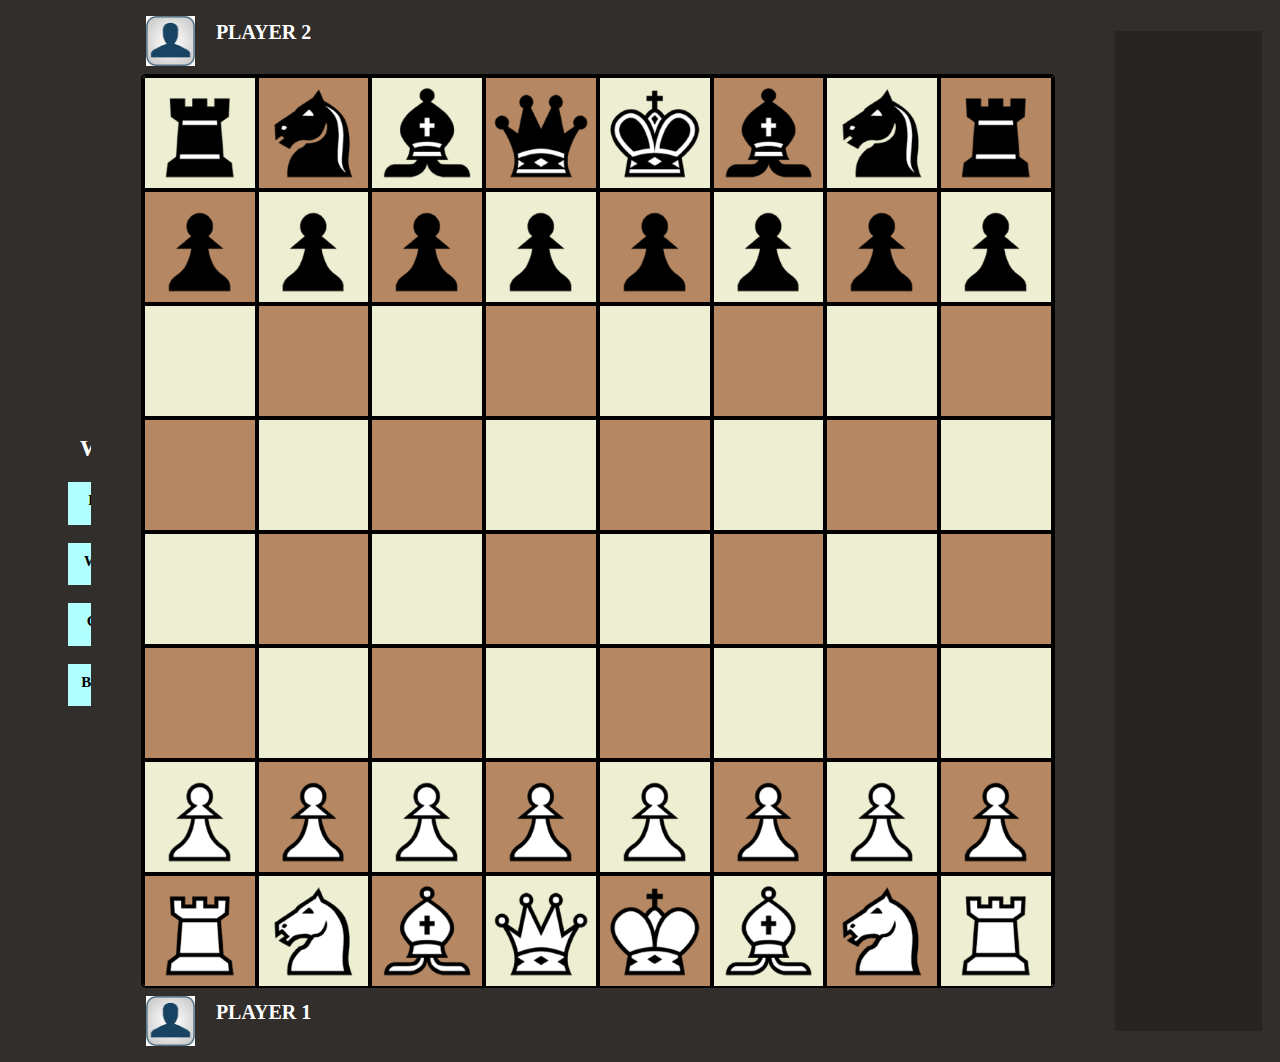
<file: index.html>
<!DOCTYPE html>
<html>
<head>
    <link rel="stylesheet" href="Chess.css">
    <link rel="stylesheet" href="https://cdnjs.cloudflare.com/ajax/libs/font-awesome/4.7.0/css/font-awesome.min.css">
    <title>Chess</title>
</head>

<body>
    <audio id="moveAudio">
        <source src="mp3/soundMove.mp3" type="audio/mpeg">
    </audio>
    <audio id="winAudio">
        <source src="mp3/win.mp3" type="audio/mpeg">
    </audio>
    <div class="gameMenu">
        <h1>Chess</h1>
        <h2 id="tog">White's Turn</h2>

        <div class="custom">
            <div id="themes" class="themes">
                <div id="Blue" class="theme">Blue</div>
                <span class="span"></span>
                <div id="Wood" class="theme">Wood</div>
                <span class="span"></span>
                <div id="Grey" class="theme">Grey</div>
                <span class="span"></span>
                <div id="Brown" class="theme">Brown</div>
            </div>
            <div id="themes" class="themes">
                <div id="Classic" class="theme">Classic</div>
                <span class="span"></span>
                <div id="Cartoon" class="theme">Cartoon</div>
                <span class="span"></span>
                <div id="Neon" class="theme">Neon</div>
                <span class="span"></span>
                <div id="Metal" class="theme">Metal</div>
            </div>
        </div>
    </div>
    <div class="main">
        <div class="player player-top">
            <div class="player-avatar"><img src="player.jpeg" alt="" height="100%"></div>
            <div class="player-name"><span class="player2">PLAYER 2</span></div>
            <div class="cap Bcap">
            </div>
        </div>
        <div class='mainBoard'>
        </div>
        <div class="player player-bottom">
            <div class="player-avatar"><img src="player.jpeg" alt="" height="100%"></div>
            <div class="player-name"><span class="player1">PLAYER 1</span></div>
            <div class="cap Wcap">
            </div>
        </div>
    </div>
    <div class="move">
        <div class="moveList">
            MOVES
        </div>

    </div>
    <script src="Chess.js"></script>
</body>

</html>
</file>
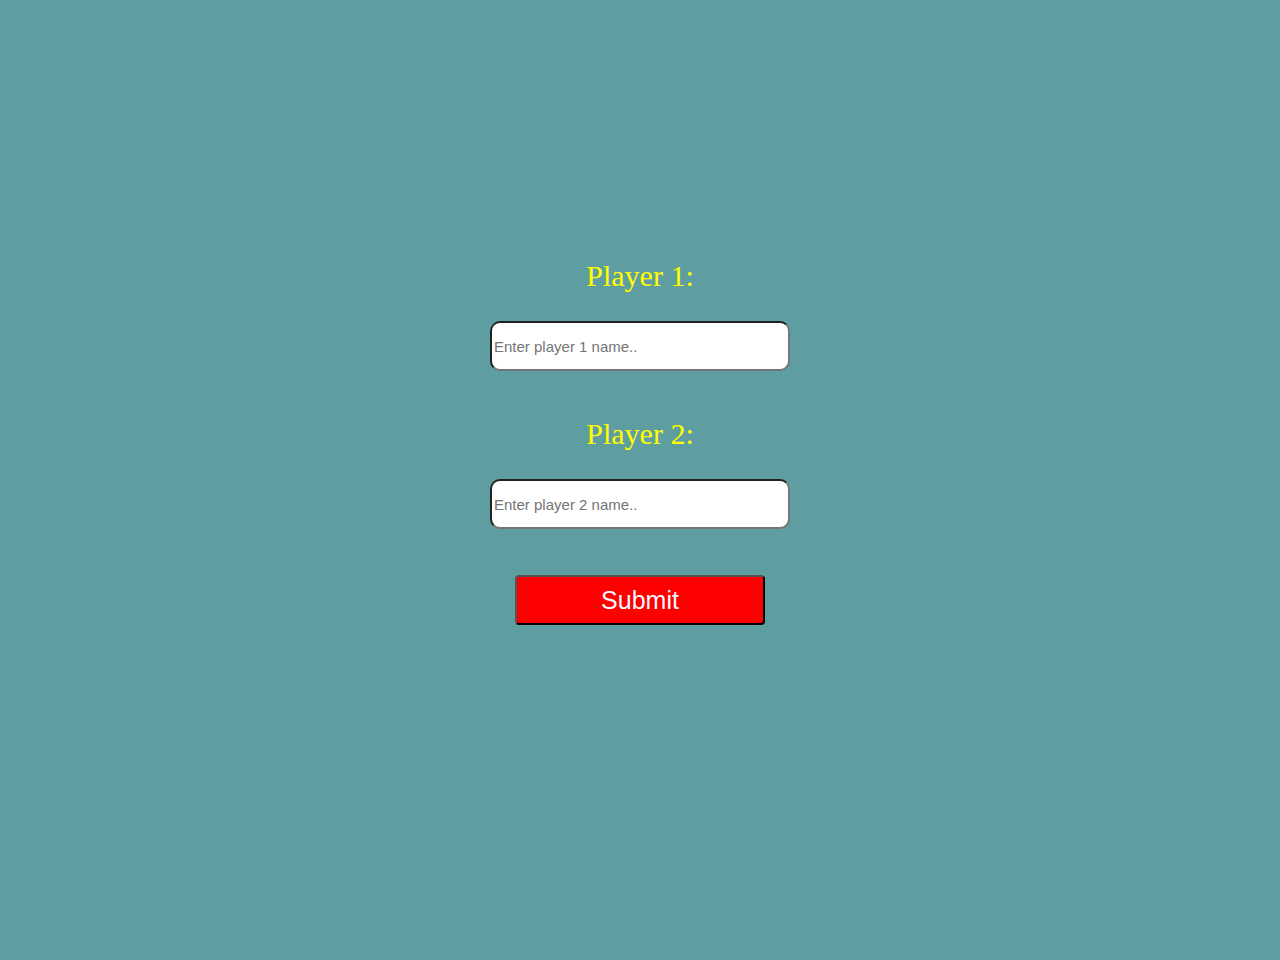
<file: home.html>
<html>

<head>
    <title>
        CHESS
    </title>
    <link rel="stylesheet" href="style.css" />
</head>

<body>
    <div class="container">
        <form action="index.html" method="POST">
            <label>Player 1:</label>
            <br>
            <input type="text" id="p1name" name="p1name" placeholder="Enter player 1 name.." />
            <br><br>
            <label>Player 2:</label>
            <br>
            <input type="text" id="p2name" name="p2name" placeholder="Enter player 2 name.." />
            <br><br>
            <input class="btn" type="submit" onclick="handleSubmit()" />
        </form>
    </div>
    <script>
        function handleSubmit() {
            const p1name = document.getElementById('p1name').value;
            const p2name = document.getElementById('p2name').value;
            sessionStorage.setItem("p1name", p1name);
            sessionStorage.setItem("p2name", p2name);
            return;
        }
    </script>
</body>

</html>
</file>
<file: Chess.css>
body {
    display: flex;
    background-color: rgb(49, 46, 43);
    place-items: center;
    overflow-x: hidden;
    display: flex;

}

h1 {
    color: white;
}

.mainBoard {
    width: 910px;
    height: 910px;
    display: flex;
    overflow: hidden;
    border-radius: 5px;
    border: 2px solid black;
    flex-direction: column;
    padding: 0%;
}

.divv {
    display: flex;
}

li {
    list-style: none;
    display: grid;
    place-items: center;
    font-size: 0px;
}

.player {
    background-color: rgb(49, 46, 43);
    height: 60px;
    width: 910px;
    display: flex;
    border-radius: 5px;
    /* border: 2px solid black; */
    margin-top: 3px;
    margin-bottom: 3px;
}

.box {
    height: 110px;
    width: 110px;
    place-items: center;
    font-size: 0px;
    border: 2px solid black;
}

#tog {
    margin: 10px 0px;
    color: white;
}

.gameMenu {
    display: grid;
    place-items: center;
    overflow-x: hidden;
    /* margin: 100px; */
    margin-left: 50px;
    margin-right: 50px;
}

.main {
    margin-right: 50px;
}

.custom {
    display: grid;
    grid-template-columns: repeat(2, 1fr);
    ;
}

.allimg {
    width: 100%;
}

.themes {
    padding: 10px;
}

.theme {
    text-align: center;
    align-items: center;
    justify-items: center;
    background-color: rgb(177, 255, 255);
    font-weight: bold;
    font-size: 15px;
    width: 5.5vh;
    height: 2.5vh;
    padding: 10px;
}

.span {
    margin: 10px;
}

.player-avatar {
    margin: 5px;
    height: 50px;
    width: 55px;
    border-radius: 5px;
    margin-right: 0px;
}

.player-name {
    background-color: rgb(49, 46, 43);
    margin-left: auto;
    margin: 5px;
    color: white;
    font-size: 20px;
    font-weight: bold;
    height: 50px;
    width: 150px;
    padding-top: 5px;
    padding-left: 10px;
}

.move {
    height: 1000px;
    width: 800px;
    margin: 10px;
    overflow-x: hidden;
    overflow-y: auto;
    background-color: rgb(39, 37, 34);
}

.moveList {
    display: flex;
    height: 50px;
    width: 800px;
    color: white;
    margin-top: 10px;
    align-items: center;
    justify-content: center;
    background-color: rgb(39, 37, 34);
}

.moves {
    display: flex;
    margin: 20px;
    font-size: 20px;
    color: white;
    font-weight: bold;

}

.m_no {
    background-color: rgb(39, 37, 34);
    color: white;
    width: 150px;
    height: 20px;
    /* margin: 10px; */
    display: flex;
    align-items: cneter;
    justify-content: center;
}

.wm {
    background-color: rgb(39, 37, 34);
    color: white;
    width: 150px;
    height: 20px;
    /* margin: 10px; */
}

.bm {
    background-color: rgb(39, 37, 34);
    color: white;
    width: 150px;
    height: 20px;
}


.cap {
    height: 50px;
    width: 400px;
    background-color: rgb(49,46,43);
    display: flex;
    align-items: center;
    margin-right: auto;
}

.capture {
    height: 25px;
    width: auto;
}
</file>
<file: style.css>
body{
    width: 100%;
    height: 100vh;
    margin: 0;
    overflow: hidden;
    background-color: cadetblue;
    padding: 30px;
}
form{
    display: flex;
    flex-direction: column;
}

label{
    color: yellow;
    margin: 0px auto;
    font-size: 30px;
}
input{
    width: 300px;
    margin: 10px auto;
    height: 50px;
    border-radius: 4px;
    font-size: 15px;
    border-radius: 10px;
}

.btn {
    width: 250px;
    margin: 0px auto;
    height: 50px;
    font-size: 25px;
    color: aliceblue;
    background-color: red;
    border-radius: 4px;
}
.btn:hover {
    box-shadow: inset 300px 0 0 0 #f9e506;
    color: black;
}

.container {
    position: absolute;
    left: 0;
    top: 0;
    width: 100%;
    height: 100%;
    animation: animate 16s ease-in-out infinite;
    background-size: cover;
    display: flex;
    align-items: center;
    justify-content: center;
}

@keyframes animate {

    0%,
    100% {
        background-image: url(img1.png);
    }

    25% {
        background-image: url(img2.jpg);
    }

    50% {
        background-image: url(img3.jpg);
    }

    75% {
        background-image: url(img4.jpg);
    }
}
</file>
